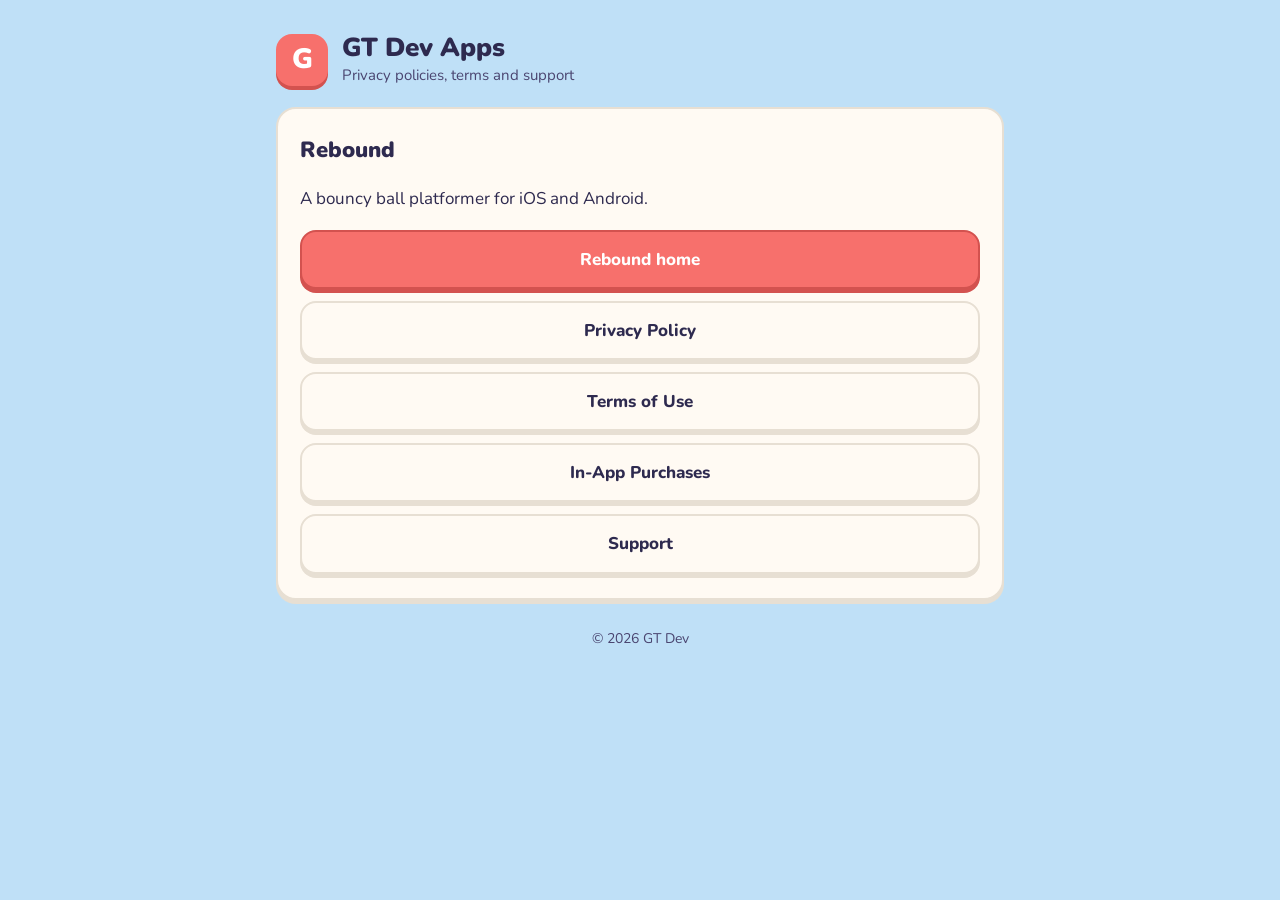
<file: index.html>
<!doctype html>
<html lang="en">
<head>
<meta charset="utf-8">
<meta name="viewport" content="width=device-width, initial-scale=1">
<title>GT Dev Apps</title>
<meta name="description" content="Privacy policies, terms and support for apps by GT Dev.">
<link rel="preconnect" href="https://fonts.googleapis.com">
<link href="https://fonts.googleapis.com/css2?family=Nunito:wght@400;700;800;900&display=swap" rel="stylesheet">
<link rel="stylesheet" href="assets/style.css">
</head>
<body>
<div class="wrap">
  <header class="top">
    <div class="logo">G</div>
    <div><h1>GT Dev Apps</h1><p>Privacy policies, terms and support</p></div>
  </header>

  <div class="card">
    <h2>Rebound</h2>
    <p>A bouncy ball platformer for iOS and Android.</p>
    <ul class="links">
      <li><a class="btn primary" href="rebound/">Rebound home</a></li>
      <li><a class="btn" href="rebound/privacy/">Privacy Policy</a></li>
      <li><a class="btn" href="rebound/terms/">Terms of Use</a></li>
      <li><a class="btn" href="rebound/purchases/">In-App Purchases</a></li>
      <li><a class="btn" href="rebound/support/">Support</a></li>
    </ul>
  </div>

  <footer>© 2026 GT Dev</footer>
</div>
</body>
</html>
</file>
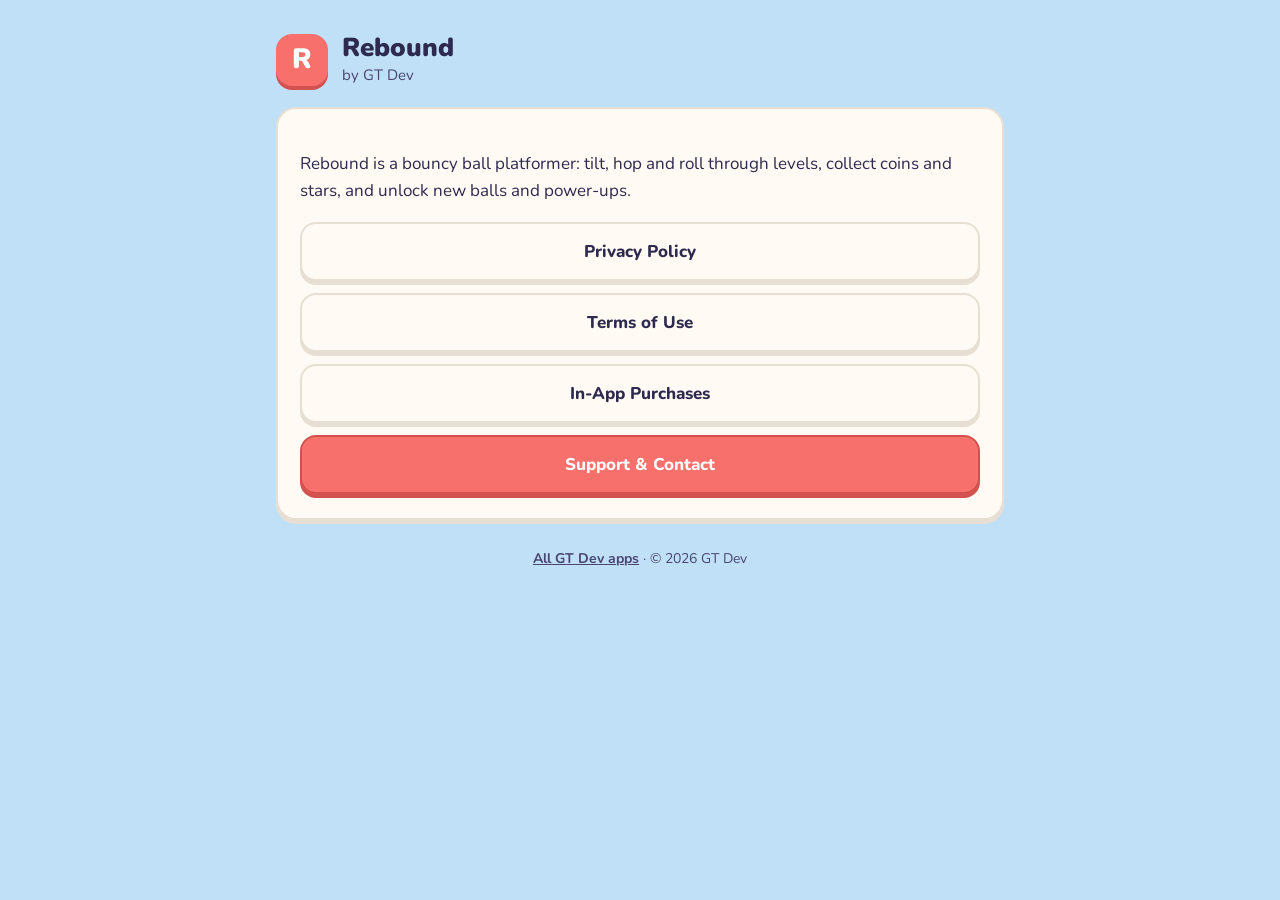
<file: rebound/index.html>
<!doctype html>
<html lang="en">
<head>
<meta charset="utf-8">
<meta name="viewport" content="width=device-width, initial-scale=1">
<title>Rebound</title>
<meta name="description" content="Rebound by GT Dev: privacy policy, terms of use, in-app purchases and support.">
<link rel="preconnect" href="https://fonts.googleapis.com">
<link href="https://fonts.googleapis.com/css2?family=Nunito:wght@400;700;800;900&display=swap" rel="stylesheet">
<link rel="stylesheet" href="../assets/style.css">
</head>
<body>
<div class="wrap">
  <header class="top">
    <div class="logo">R</div>
    <div><h1>Rebound</h1><p>by GT Dev</p></div>
  </header>

  <div class="card">
    <p>Rebound is a bouncy ball platformer: tilt, hop and roll through levels, collect coins and stars, and unlock new balls and power-ups.</p>
    <ul class="links">
      <li><a class="btn" href="privacy/">Privacy Policy</a></li>
      <li><a class="btn" href="terms/">Terms of Use</a></li>
      <li><a class="btn" href="purchases/">In-App Purchases</a></li>
      <li><a class="btn primary" href="support/">Support &amp; Contact</a></li>
    </ul>
  </div>

  <footer><a href="../">All GT Dev apps</a> · © 2026 GT Dev</footer>
</div>
</body>
</html>
</file>
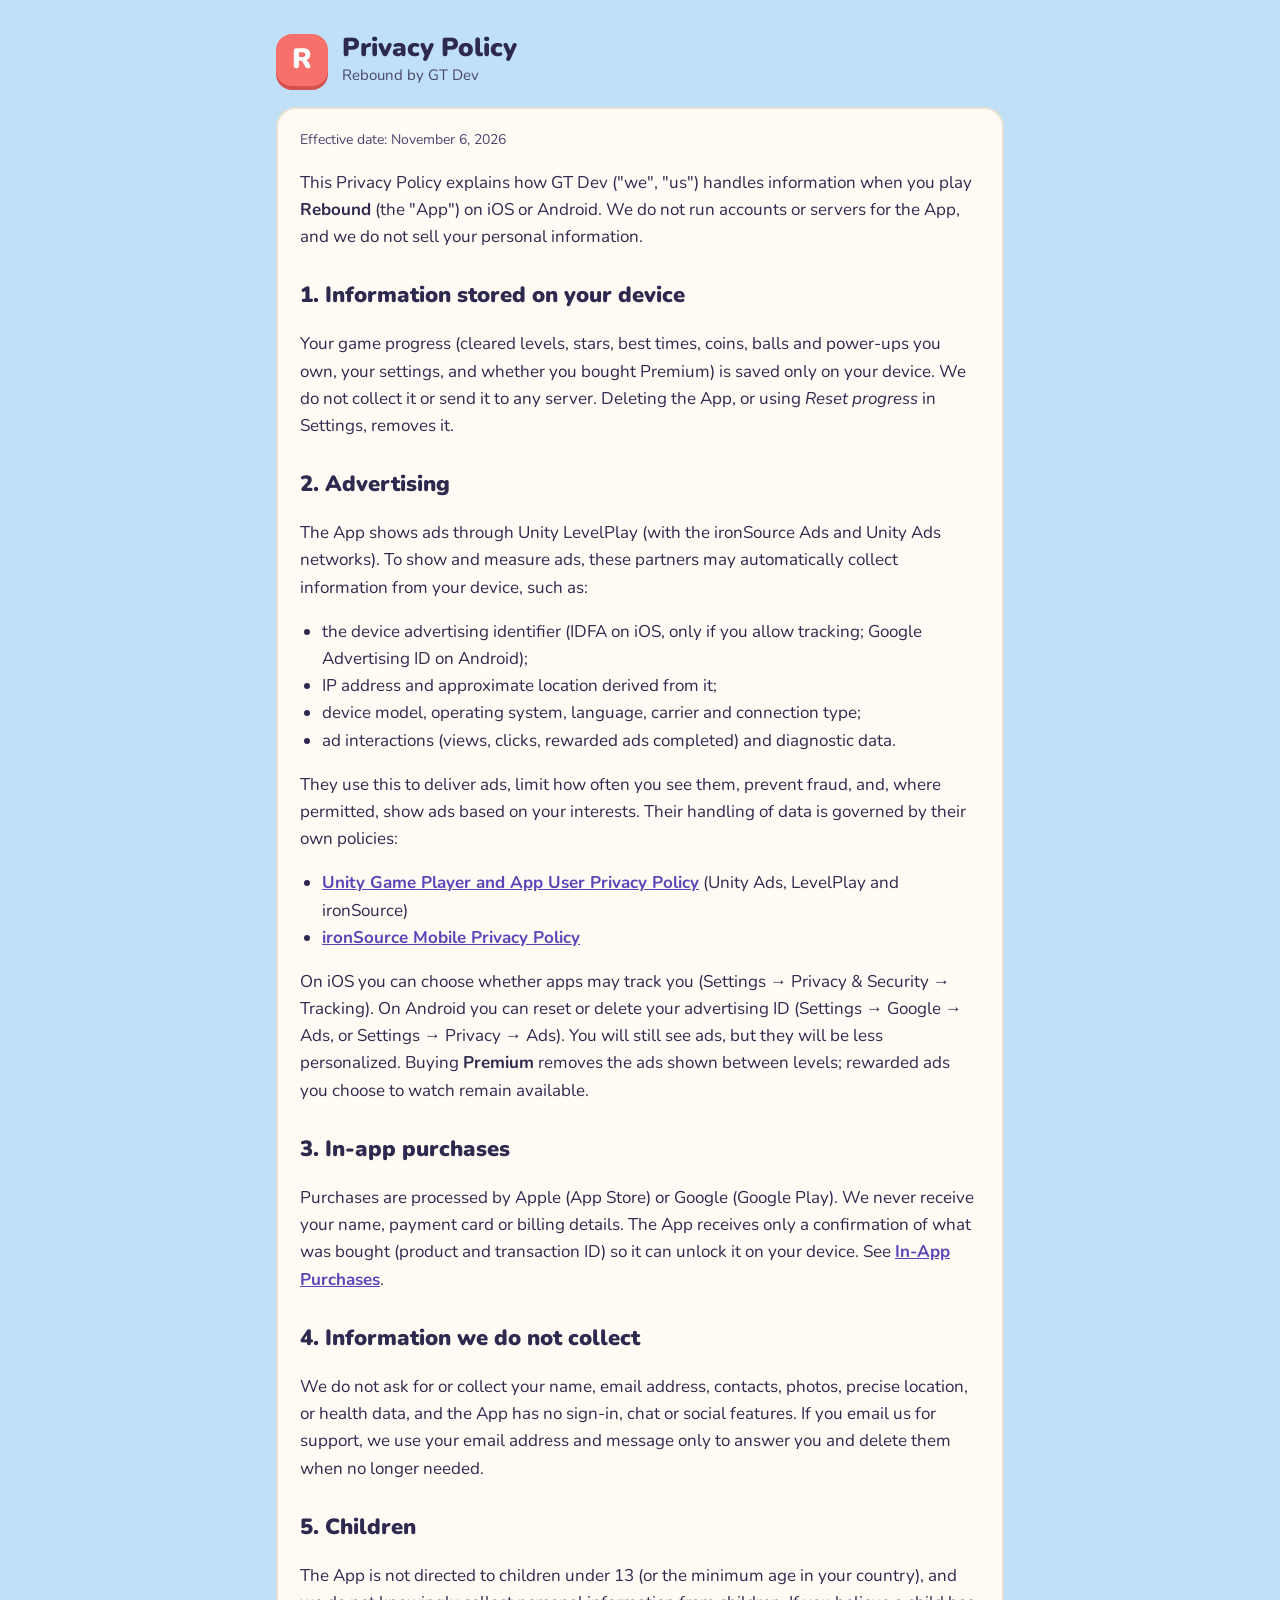
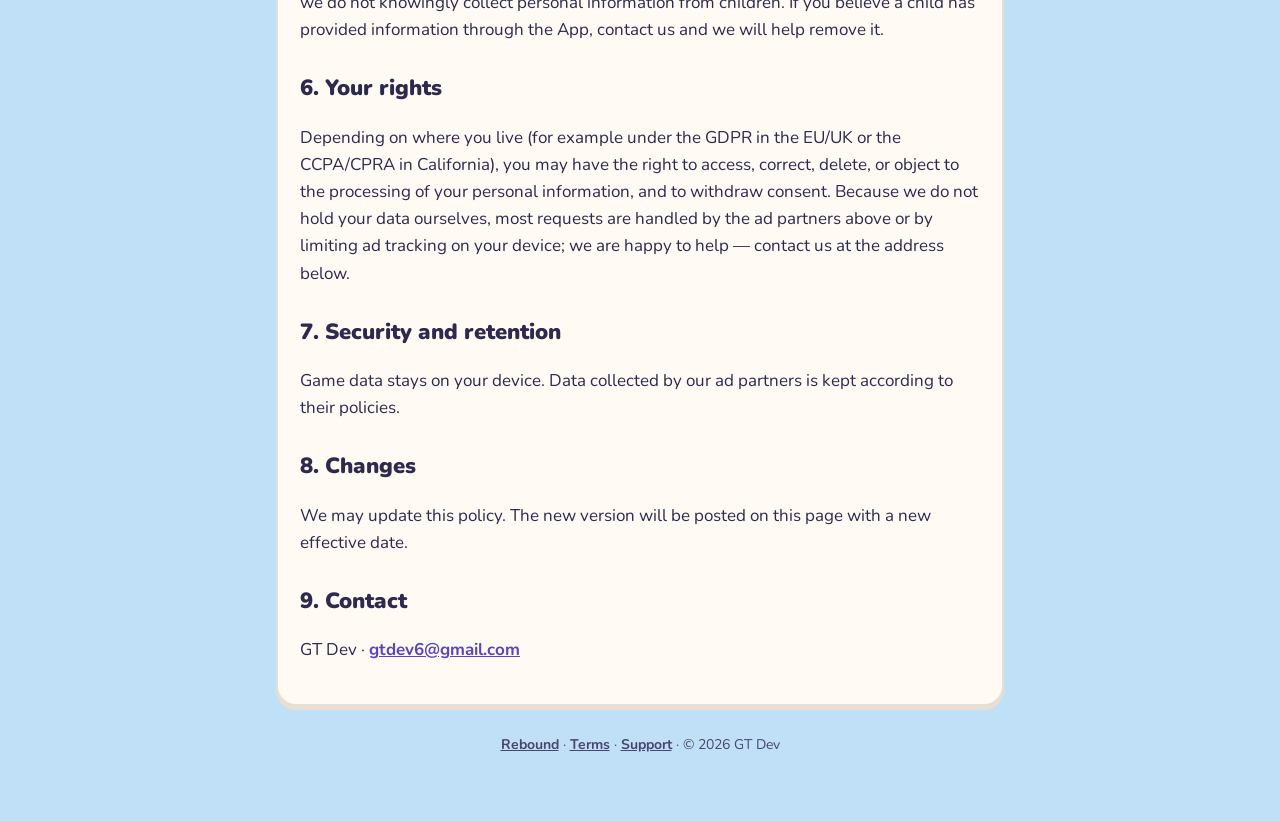
<file: rebound/privacy/index.html>
<!doctype html>
<html lang="en">
<head>
<meta charset="utf-8">
<meta name="viewport" content="width=device-width, initial-scale=1">
<title>Rebound Privacy Policy</title>
<meta name="description" content="How Rebound by GT Dev handles your data.">
<link rel="preconnect" href="https://fonts.googleapis.com">
<link href="https://fonts.googleapis.com/css2?family=Nunito:wght@400;700;800;900&display=swap" rel="stylesheet">
<link rel="stylesheet" href="../../assets/style.css">
</head>
<body>
<div class="wrap">
  <header class="top">
    <a href="../"><div class="logo">R</div></a>
    <div><h1>Privacy Policy</h1><p>Rebound by GT Dev</p></div>
  </header>

  <div class="card">
    <p class="meta">Effective date: November 6, 2026</p>

    <p>This Privacy Policy explains how GT Dev ("we", "us") handles information when you play <strong>Rebound</strong> (the "App") on iOS or Android. We do not run accounts or servers for the App, and we do not sell your personal information.</p>

    <h2>1. Information stored on your device</h2>
    <p>Your game progress (cleared levels, stars, best times, coins, balls and power-ups you own, your settings, and whether you bought Premium) is saved only on your device. We do not collect it or send it to any server. Deleting the App, or using <em>Reset progress</em> in Settings, removes it.</p>

    <h2>2. Advertising</h2>
    <p>The App shows ads through Unity LevelPlay (with the ironSource Ads and Unity Ads networks). To show and measure ads, these partners may automatically collect information from your device, such as:</p>
    <ul>
      <li>the device advertising identifier (IDFA on iOS, only if you allow tracking; Google Advertising ID on Android);</li>
      <li>IP address and approximate location derived from it;</li>
      <li>device model, operating system, language, carrier and connection type;</li>
      <li>ad interactions (views, clicks, rewarded ads completed) and diagnostic data.</li>
    </ul>
    <p>They use this to deliver ads, limit how often you see them, prevent fraud, and, where permitted, show ads based on your interests. Their handling of data is governed by their own policies:</p>
    <ul>
      <li><a href="https://unity.com/legal/game-player-and-app-user-privacy-policy" rel="noopener">Unity Game Player and App User Privacy Policy</a> (Unity Ads, LevelPlay and ironSource)</li>
      <li><a href="https://developers.is.com/ironsource-mobile/air/ironsource-mobile-privacy-policy/" rel="noopener">ironSource Mobile Privacy Policy</a></li>
    </ul>
    <p>On iOS you can choose whether apps may track you (Settings → Privacy &amp; Security → Tracking). On Android you can reset or delete your advertising ID (Settings → Google → Ads, or Settings → Privacy → Ads). You will still see ads, but they will be less personalized. Buying <strong>Premium</strong> removes the ads shown between levels; rewarded ads you choose to watch remain available.</p>

    <h2>3. In-app purchases</h2>
    <p>Purchases are processed by Apple (App Store) or Google (Google Play). We never receive your name, payment card or billing details. The App receives only a confirmation of what was bought (product and transaction ID) so it can unlock it on your device. See <a href="../purchases/">In-App Purchases</a>.</p>

    <h2>4. Information we do not collect</h2>
    <p>We do not ask for or collect your name, email address, contacts, photos, precise location, or health data, and the App has no sign-in, chat or social features. If you email us for support, we use your email address and message only to answer you and delete them when no longer needed.</p>

    <h2>5. Children</h2>
    <p>The App is not directed to children under 13 (or the minimum age in your country), and we do not knowingly collect personal information from children. If you believe a child has provided information through the App, contact us and we will help remove it.</p>

    <h2>6. Your rights</h2>
    <p>Depending on where you live (for example under the GDPR in the EU/UK or the CCPA/CPRA in California), you may have the right to access, correct, delete, or object to the processing of your personal information, and to withdraw consent. Because we do not hold your data ourselves, most requests are handled by the ad partners above or by limiting ad tracking on your device; we are happy to help — contact us at the address below.</p>

    <h2>7. Security and retention</h2>
    <p>Game data stays on your device. Data collected by our ad partners is kept according to their policies.</p>

    <h2>8. Changes</h2>
    <p>We may update this policy. The new version will be posted on this page with a new effective date.</p>

    <h2>9. Contact</h2>
    <p>GT Dev · <a href="mailto:gtdev6@gmail.com">gtdev6@gmail.com</a></p>
  </div>

  <footer><a href="../">Rebound</a> · <a href="../terms/">Terms</a> · <a href="../support/">Support</a> · © 2026 GT Dev</footer>
</div>
</body>
</html>
</file>
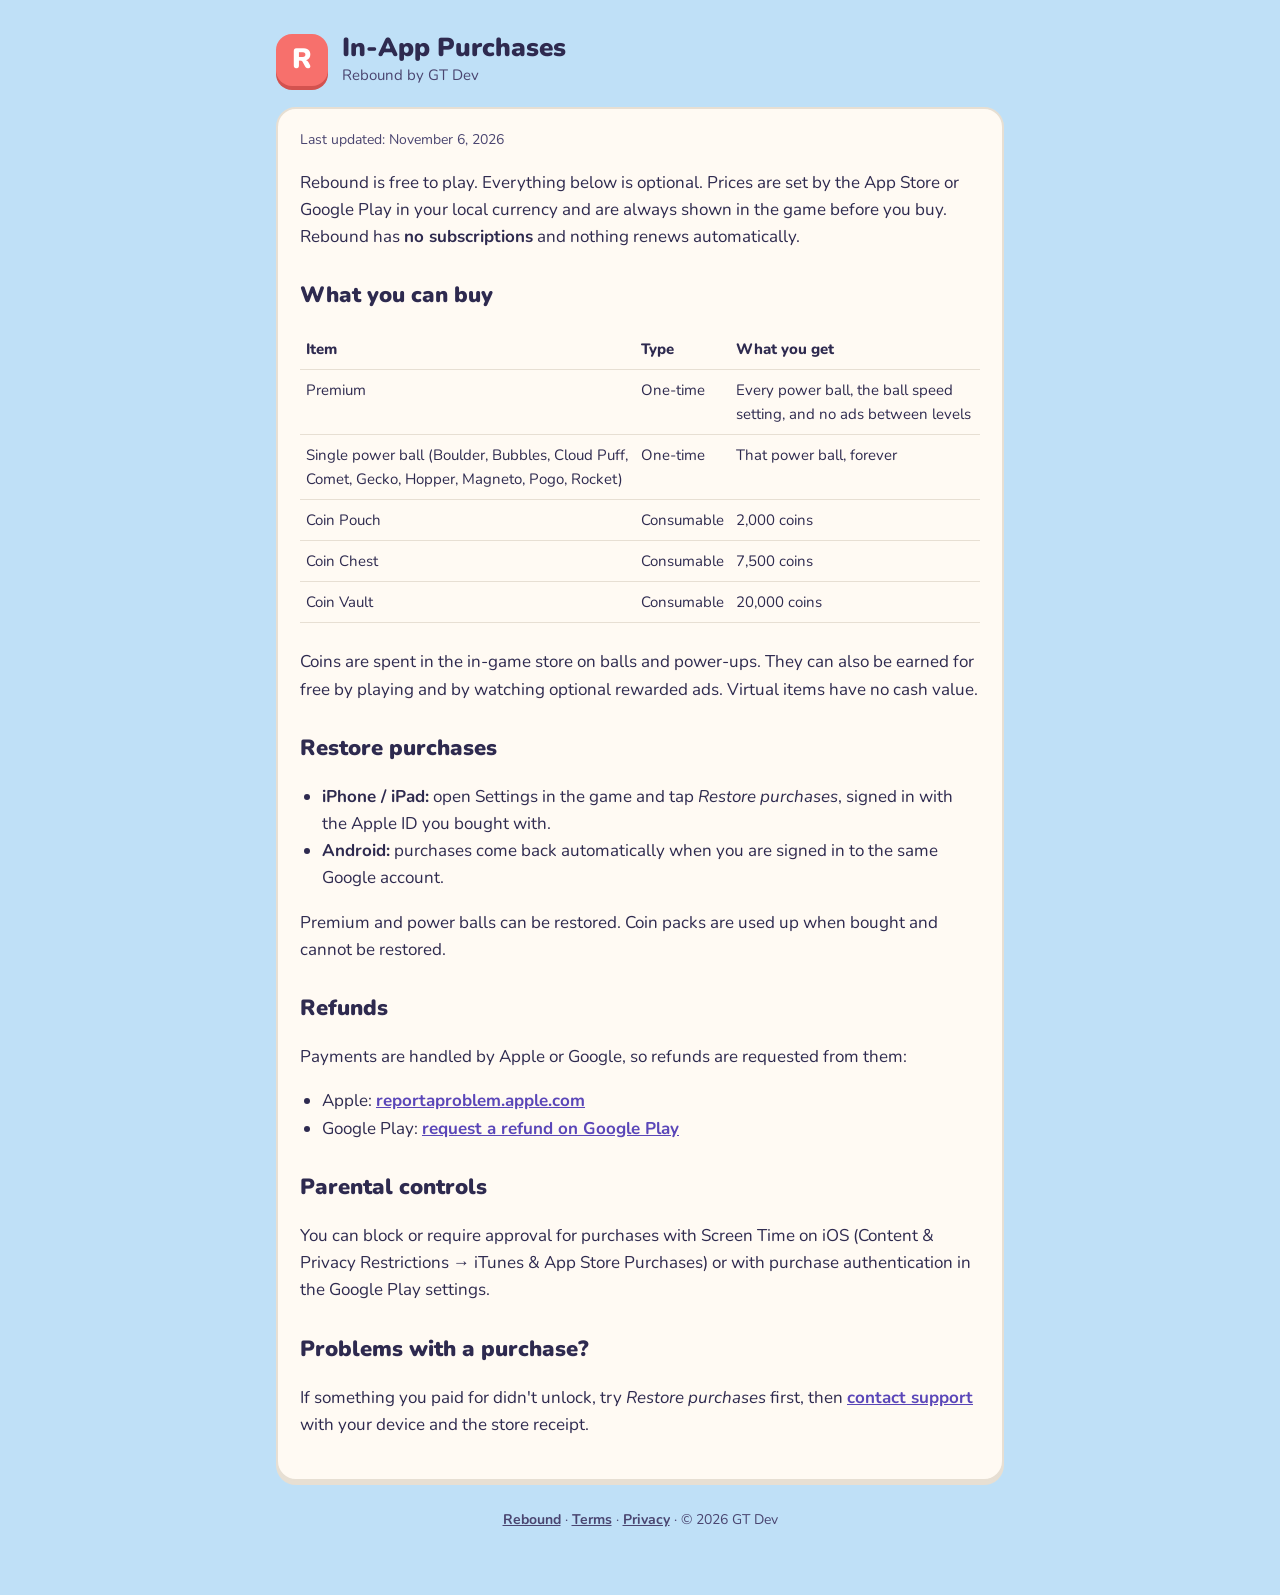
<file: rebound/purchases/index.html>
<!doctype html>
<html lang="en">
<head>
<meta charset="utf-8">
<meta name="viewport" content="width=device-width, initial-scale=1">
<title>Rebound In-App Purchases</title>
<meta name="description" content="What you can buy in Rebound, restoring purchases, and refunds.">
<link rel="preconnect" href="https://fonts.googleapis.com">
<link href="https://fonts.googleapis.com/css2?family=Nunito:wght@400;700;800;900&display=swap" rel="stylesheet">
<link rel="stylesheet" href="../../assets/style.css">
</head>
<body>
<div class="wrap">
  <header class="top">
    <a href="../"><div class="logo">R</div></a>
    <div><h1>In-App Purchases</h1><p>Rebound by GT Dev</p></div>
  </header>

  <div class="card">
    <p class="meta">Last updated: November 6, 2026</p>
    <p>Rebound is free to play. Everything below is optional. Prices are set by the App Store or Google Play in your local currency and are always shown in the game before you buy. Rebound has <strong>no subscriptions</strong> and nothing renews automatically.</p>

    <h2>What you can buy</h2>
    <div class="tablewrap">
    <table>
      <tr><th>Item</th><th>Type</th><th>What you get</th></tr>
      <tr><td>Premium</td><td>One-time</td><td>Every power ball, the ball speed setting, and no ads between levels</td></tr>
      <tr><td>Single power ball (Boulder, Bubbles, Cloud Puff, Comet, Gecko, Hopper, Magneto, Pogo, Rocket)</td><td>One-time</td><td>That power ball, forever</td></tr>
      <tr><td>Coin Pouch</td><td>Consumable</td><td>2,000 coins</td></tr>
      <tr><td>Coin Chest</td><td>Consumable</td><td>7,500 coins</td></tr>
      <tr><td>Coin Vault</td><td>Consumable</td><td>20,000 coins</td></tr>
    </table>
    </div>
    <p>Coins are spent in the in-game store on balls and power-ups. They can also be earned for free by playing and by watching optional rewarded ads. Virtual items have no cash value.</p>

    <h2>Restore purchases</h2>
    <ul>
      <li><strong>iPhone / iPad:</strong> open Settings in the game and tap <em>Restore purchases</em>, signed in with the Apple ID you bought with.</li>
      <li><strong>Android:</strong> purchases come back automatically when you are signed in to the same Google account.</li>
    </ul>
    <p>Premium and power balls can be restored. Coin packs are used up when bought and cannot be restored.</p>

    <h2 id="refunds">Refunds</h2>
    <p>Payments are handled by Apple or Google, so refunds are requested from them:</p>
    <ul>
      <li>Apple: <a href="https://reportaproblem.apple.com" rel="noopener">reportaproblem.apple.com</a></li>
      <li>Google Play: <a href="https://support.google.com/googleplay/answer/2479637" rel="noopener">request a refund on Google Play</a></li>
    </ul>

    <h2>Parental controls</h2>
    <p>You can block or require approval for purchases with Screen Time on iOS (Content &amp; Privacy Restrictions → iTunes &amp; App Store Purchases) or with purchase authentication in the Google Play settings.</p>

    <h2>Problems with a purchase?</h2>
    <p>If something you paid for didn't unlock, try <em>Restore purchases</em> first, then <a href="../support/">contact support</a> with your device and the store receipt.</p>
  </div>

  <footer><a href="../">Rebound</a> · <a href="../terms/">Terms</a> · <a href="../privacy/">Privacy</a> · © 2026 GT Dev</footer>
</div>
</body>
</html>
</file>
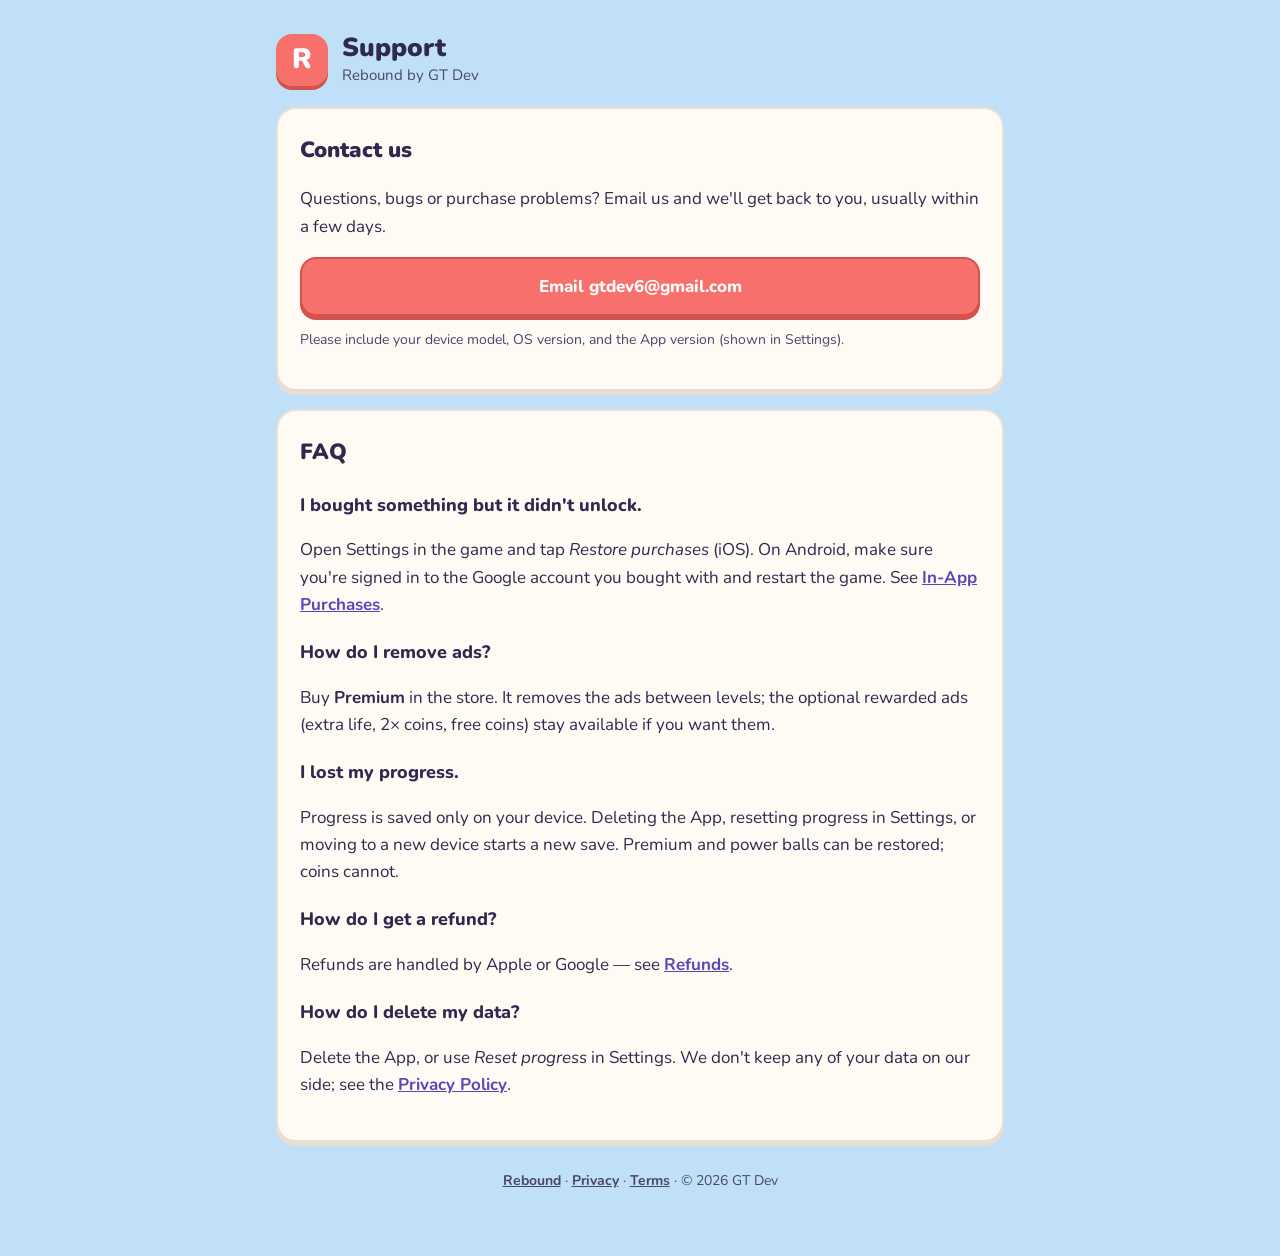
<file: rebound/support/index.html>
<!doctype html>
<html lang="en">
<head>
<meta charset="utf-8">
<meta name="viewport" content="width=device-width, initial-scale=1">
<title>Rebound Support</title>
<meta name="description" content="Help and contact for Rebound by GT Dev.">
<link rel="preconnect" href="https://fonts.googleapis.com">
<link href="https://fonts.googleapis.com/css2?family=Nunito:wght@400;700;800;900&display=swap" rel="stylesheet">
<link rel="stylesheet" href="../../assets/style.css">
</head>
<body>
<div class="wrap">
  <header class="top">
    <a href="../"><div class="logo">R</div></a>
    <div><h1>Support</h1><p>Rebound by GT Dev</p></div>
  </header>

  <div class="card">
    <h2>Contact us</h2>
    <p>Questions, bugs or purchase problems? Email us and we'll get back to you, usually within a few days.</p>
    <p><a class="btn primary" href="mailto:gtdev6@gmail.com?subject=Rebound%20support">Email gtdev6@gmail.com</a></p>
    <p class="meta">Please include your device model, OS version, and the App version (shown in Settings).</p>
  </div>

  <div class="card">
    <h2>FAQ</h2>
    <h3>I bought something but it didn't unlock.</h3>
    <p>Open Settings in the game and tap <em>Restore purchases</em> (iOS). On Android, make sure you're signed in to the Google account you bought with and restart the game. See <a href="../purchases/">In-App Purchases</a>.</p>
    <h3>How do I remove ads?</h3>
    <p>Buy <strong>Premium</strong> in the store. It removes the ads between levels; the optional rewarded ads (extra life, 2× coins, free coins) stay available if you want them.</p>
    <h3>I lost my progress.</h3>
    <p>Progress is saved only on your device. Deleting the App, resetting progress in Settings, or moving to a new device starts a new save. Premium and power balls can be restored; coins cannot.</p>
    <h3>How do I get a refund?</h3>
    <p>Refunds are handled by Apple or Google — see <a href="../purchases/#refunds">Refunds</a>.</p>
    <h3>How do I delete my data?</h3>
    <p>Delete the App, or use <em>Reset progress</em> in Settings. We don't keep any of your data on our side; see the <a href="../privacy/">Privacy Policy</a>.</p>
  </div>

  <footer><a href="../">Rebound</a> · <a href="../privacy/">Privacy</a> · <a href="../terms/">Terms</a> · © 2026 GT Dev</footer>
</div>
</body>
</html>
</file>
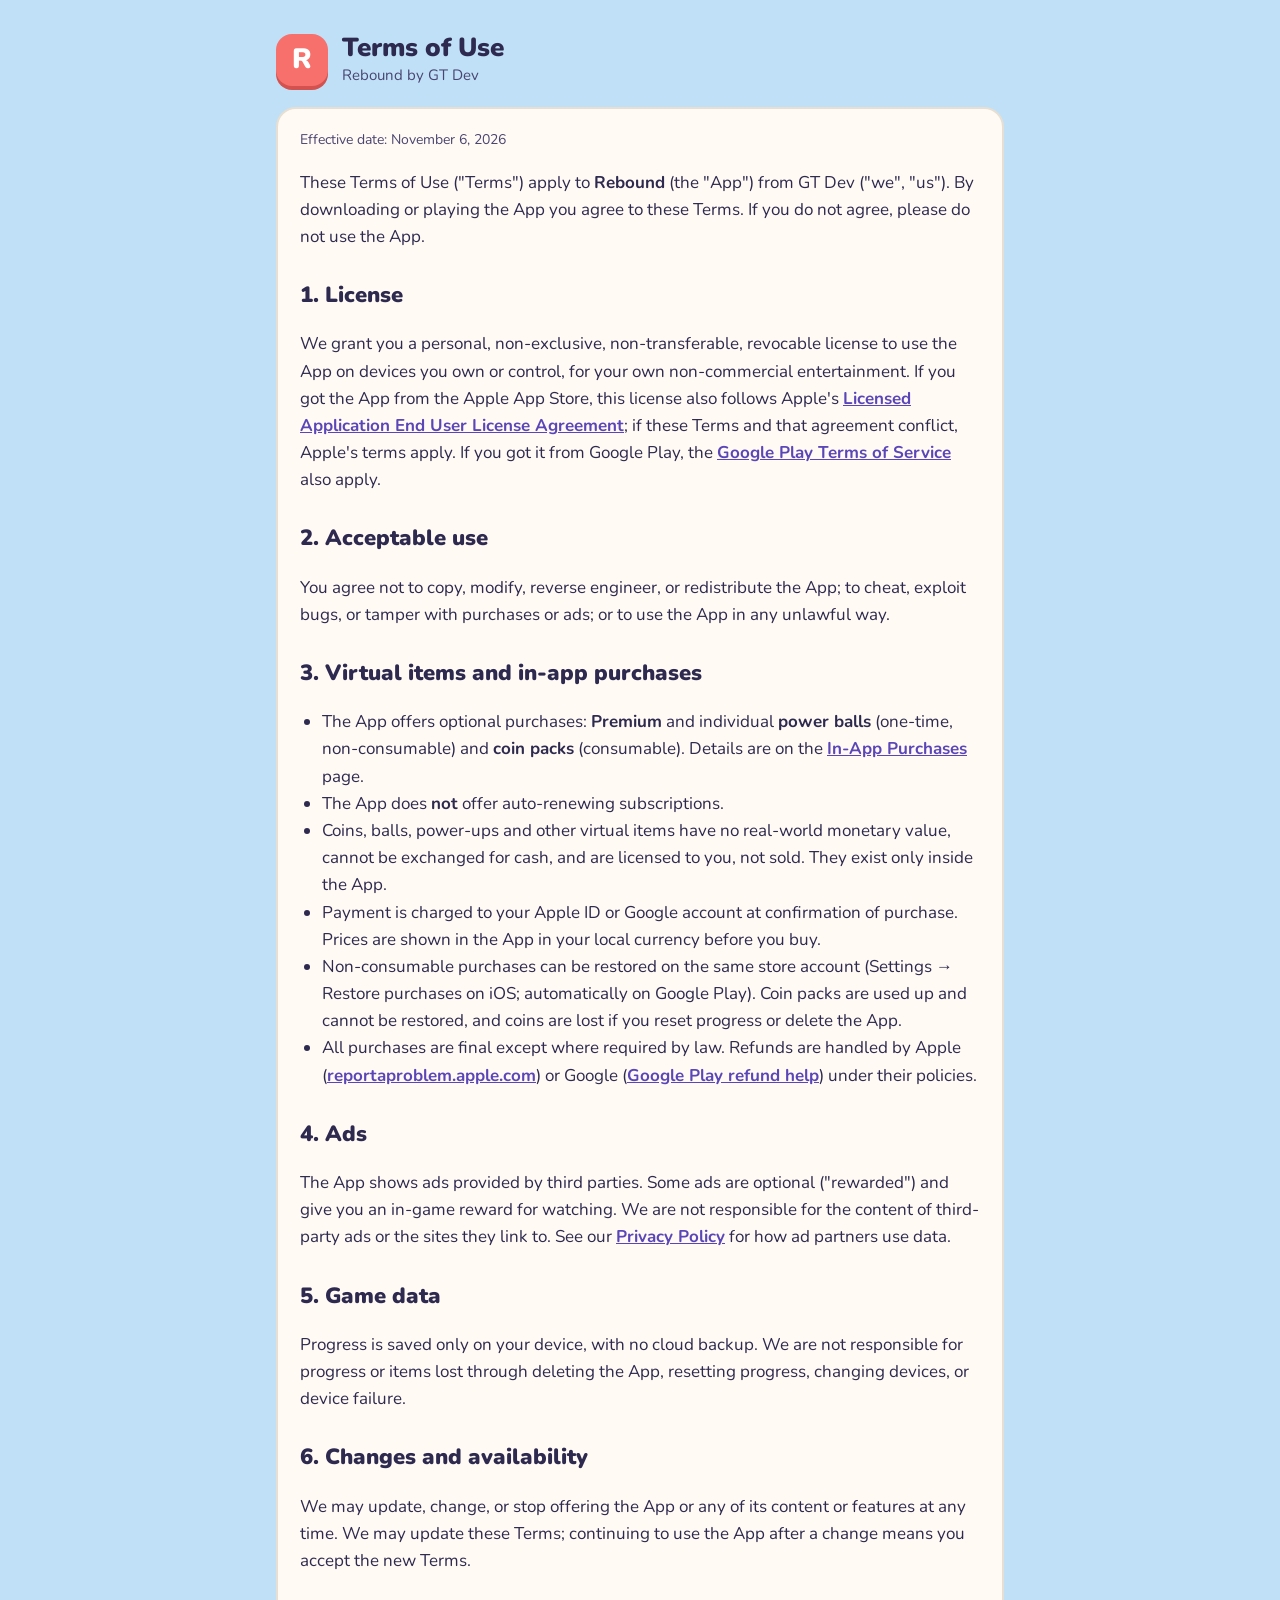
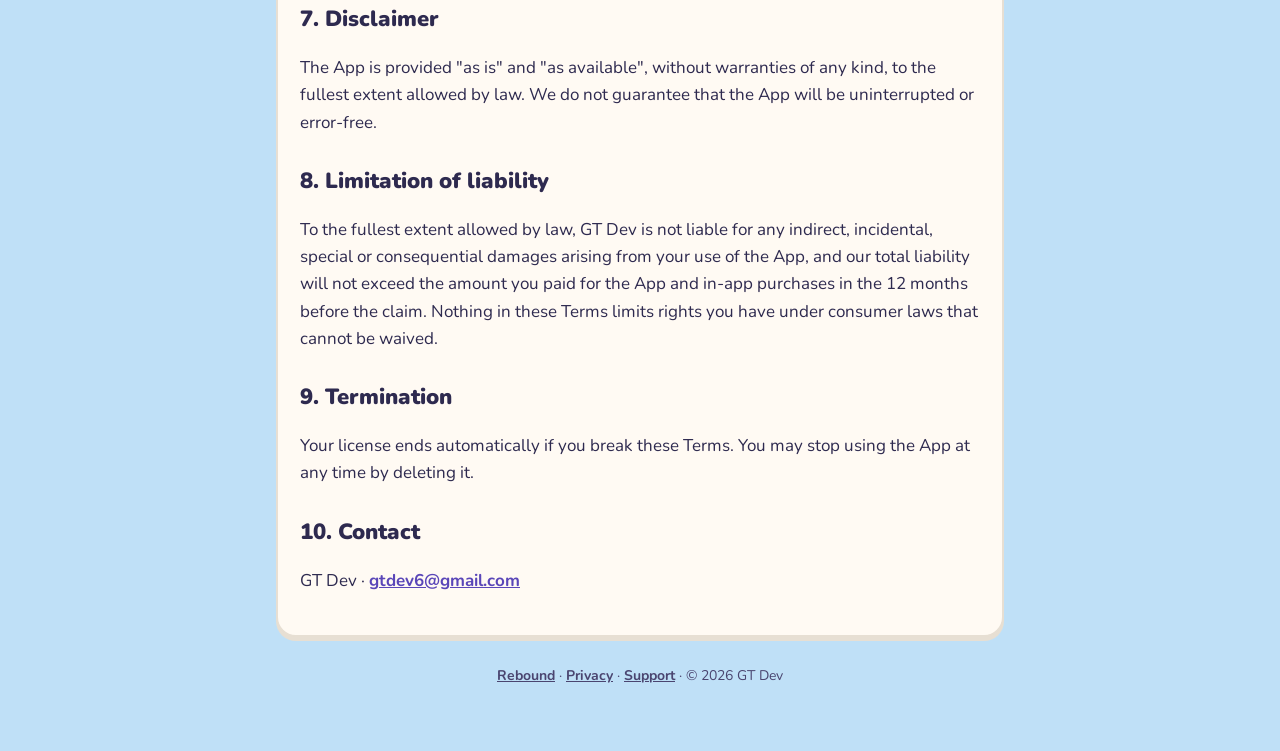
<file: rebound/terms/index.html>
<!doctype html>
<html lang="en">
<head>
<meta charset="utf-8">
<meta name="viewport" content="width=device-width, initial-scale=1">
<title>Rebound Terms of Use</title>
<meta name="description" content="Terms of Use for Rebound by GT Dev.">
<link rel="preconnect" href="https://fonts.googleapis.com">
<link href="https://fonts.googleapis.com/css2?family=Nunito:wght@400;700;800;900&display=swap" rel="stylesheet">
<link rel="stylesheet" href="../../assets/style.css">
</head>
<body>
<div class="wrap">
  <header class="top">
    <a href="../"><div class="logo">R</div></a>
    <div><h1>Terms of Use</h1><p>Rebound by GT Dev</p></div>
  </header>

  <div class="card">
    <p class="meta">Effective date: November 6, 2026</p>

    <p>These Terms of Use ("Terms") apply to <strong>Rebound</strong> (the "App") from GT Dev ("we", "us"). By downloading or playing the App you agree to these Terms. If you do not agree, please do not use the App.</p>

    <h2>1. License</h2>
    <p>We grant you a personal, non-exclusive, non-transferable, revocable license to use the App on devices you own or control, for your own non-commercial entertainment. If you got the App from the Apple App Store, this license also follows Apple's <a href="https://www.apple.com/legal/internet-services/itunes/dev/stdeula/" rel="noopener">Licensed Application End User License Agreement</a>; if these Terms and that agreement conflict, Apple's terms apply. If you got it from Google Play, the <a href="https://play.google.com/about/play-terms/" rel="noopener">Google Play Terms of Service</a> also apply.</p>

    <h2>2. Acceptable use</h2>
    <p>You agree not to copy, modify, reverse engineer, or redistribute the App; to cheat, exploit bugs, or tamper with purchases or ads; or to use the App in any unlawful way.</p>

    <h2>3. Virtual items and in-app purchases</h2>
    <ul>
      <li>The App offers optional purchases: <strong>Premium</strong> and individual <strong>power balls</strong> (one-time, non-consumable) and <strong>coin packs</strong> (consumable). Details are on the <a href="../purchases/">In-App Purchases</a> page.</li>
      <li>The App does <strong>not</strong> offer auto-renewing subscriptions.</li>
      <li>Coins, balls, power-ups and other virtual items have no real-world monetary value, cannot be exchanged for cash, and are licensed to you, not sold. They exist only inside the App.</li>
      <li>Payment is charged to your Apple ID or Google account at confirmation of purchase. Prices are shown in the App in your local currency before you buy.</li>
      <li>Non-consumable purchases can be restored on the same store account (Settings → Restore purchases on iOS; automatically on Google Play). Coin packs are used up and cannot be restored, and coins are lost if you reset progress or delete the App.</li>
      <li>All purchases are final except where required by law. Refunds are handled by Apple (<a href="https://reportaproblem.apple.com" rel="noopener">reportaproblem.apple.com</a>) or Google (<a href="https://support.google.com/googleplay/answer/2479637" rel="noopener">Google Play refund help</a>) under their policies.</li>
    </ul>

    <h2>4. Ads</h2>
    <p>The App shows ads provided by third parties. Some ads are optional ("rewarded") and give you an in-game reward for watching. We are not responsible for the content of third-party ads or the sites they link to. See our <a href="../privacy/">Privacy Policy</a> for how ad partners use data.</p>

    <h2>5. Game data</h2>
    <p>Progress is saved only on your device, with no cloud backup. We are not responsible for progress or items lost through deleting the App, resetting progress, changing devices, or device failure.</p>

    <h2>6. Changes and availability</h2>
    <p>We may update, change, or stop offering the App or any of its content or features at any time. We may update these Terms; continuing to use the App after a change means you accept the new Terms.</p>

    <h2>7. Disclaimer</h2>
    <p>The App is provided "as is" and "as available", without warranties of any kind, to the fullest extent allowed by law. We do not guarantee that the App will be uninterrupted or error-free.</p>

    <h2>8. Limitation of liability</h2>
    <p>To the fullest extent allowed by law, GT Dev is not liable for any indirect, incidental, special or consequential damages arising from your use of the App, and our total liability will not exceed the amount you paid for the App and in-app purchases in the 12 months before the claim. Nothing in these Terms limits rights you have under consumer laws that cannot be waived.</p>

    <h2>9. Termination</h2>
    <p>Your license ends automatically if you break these Terms. You may stop using the App at any time by deleting it.</p>

    <h2>10. Contact</h2>
    <p>GT Dev · <a href="mailto:gtdev6@gmail.com">gtdev6@gmail.com</a></p>
  </div>

  <footer><a href="../">Rebound</a> · <a href="../privacy/">Privacy</a> · <a href="../support/">Support</a> · © 2026 GT Dev</footer>
</div>
</body>
</html>
</file>
<file: assets/style.css>
:root {
  --ink: #2e2a4f;
  --muted: #4a4570;
  --bg: #bfe0f7;
  --card: #fffaf3;
  --line: #e7dfd3;
  --accent: #f7706c;
  --accent-dark: #d3524f;
  --lilac: #8f79d6;
  --link: #5a46b8;
}
@media (prefers-color-scheme: dark) {
  :root {
    --ink: #f1eefc;
    --muted: #c4bfe0;
    --bg: #1b1933;
    --card: #2a2747;
    --line: #3d3962;
    --link: #b9a9ff;
  }
}
* { box-sizing: border-box; }
html { -webkit-text-size-adjust: 100%; }
body {
  margin: 0;
  background: var(--bg);
  color: var(--ink);
  font: 17px/1.6 "Nunito", -apple-system, BlinkMacSystemFont, "Segoe UI", Roboto, sans-serif;
}
.wrap { max-width: 760px; margin: 0 auto; padding: 32px 16px 64px; }
header.top { display: flex; align-items: center; gap: 14px; margin-bottom: 20px; }
header.top a { color: inherit; text-decoration: none; }
.logo {
  width: 52px; height: 52px; border-radius: 16px; flex: none;
  background: var(--accent); color: #fff; font-weight: 900; font-size: 28px;
  display: grid; place-items: center; box-shadow: 0 4px 0 var(--accent-dark);
}
header.top h1 { margin: 0; font-size: 26px; font-weight: 900; line-height: 1.2; }
header.top p { margin: 0; color: var(--muted); font-size: 15px; }
.card {
  background: var(--card); border: 2px solid var(--line); border-radius: 20px;
  padding: 24px 22px; box-shadow: 0 4px 0 var(--line);
}
.card + .card { margin-top: 18px; }
h2 { font-size: 22px; font-weight: 900; margin: 28px 0 8px; }
h2:first-child { margin-top: 0; }
h3 { font-size: 18px; font-weight: 800; margin: 20px 0 6px; }
p, li { color: var(--ink); }
.meta { color: var(--muted); font-size: 14px; margin-top: -4px; }
a { color: var(--link); font-weight: 700; }
ul { padding-left: 22px; }
table { width: 100%; border-collapse: collapse; font-size: 15px; margin: 8px 0; }
th, td { text-align: left; padding: 8px 6px; border-bottom: 1px solid var(--line); vertical-align: top; }
th { font-weight: 800; }
.tablewrap { overflow-x: auto; }
.links { display: grid; gap: 12px; margin: 0; padding: 0; list-style: none; }
.btn {
  display: block; text-decoration: none; text-align: center;
  background: var(--card); color: var(--ink); font-weight: 800; font-size: 17px;
  padding: 14px 18px; border-radius: 16px; border: 2px solid var(--line);
  box-shadow: 0 4px 0 var(--line); transition: transform .08s, box-shadow .08s;
}
.btn:active { transform: translateY(4px); box-shadow: 0 0 0 var(--line); }
.btn.primary { background: var(--accent); color: #fff; border-color: var(--accent-dark); box-shadow: 0 4px 0 var(--accent-dark); }
footer { margin-top: 28px; text-align: center; color: var(--muted); font-size: 14px; }
footer a { color: var(--muted); }
</file>
